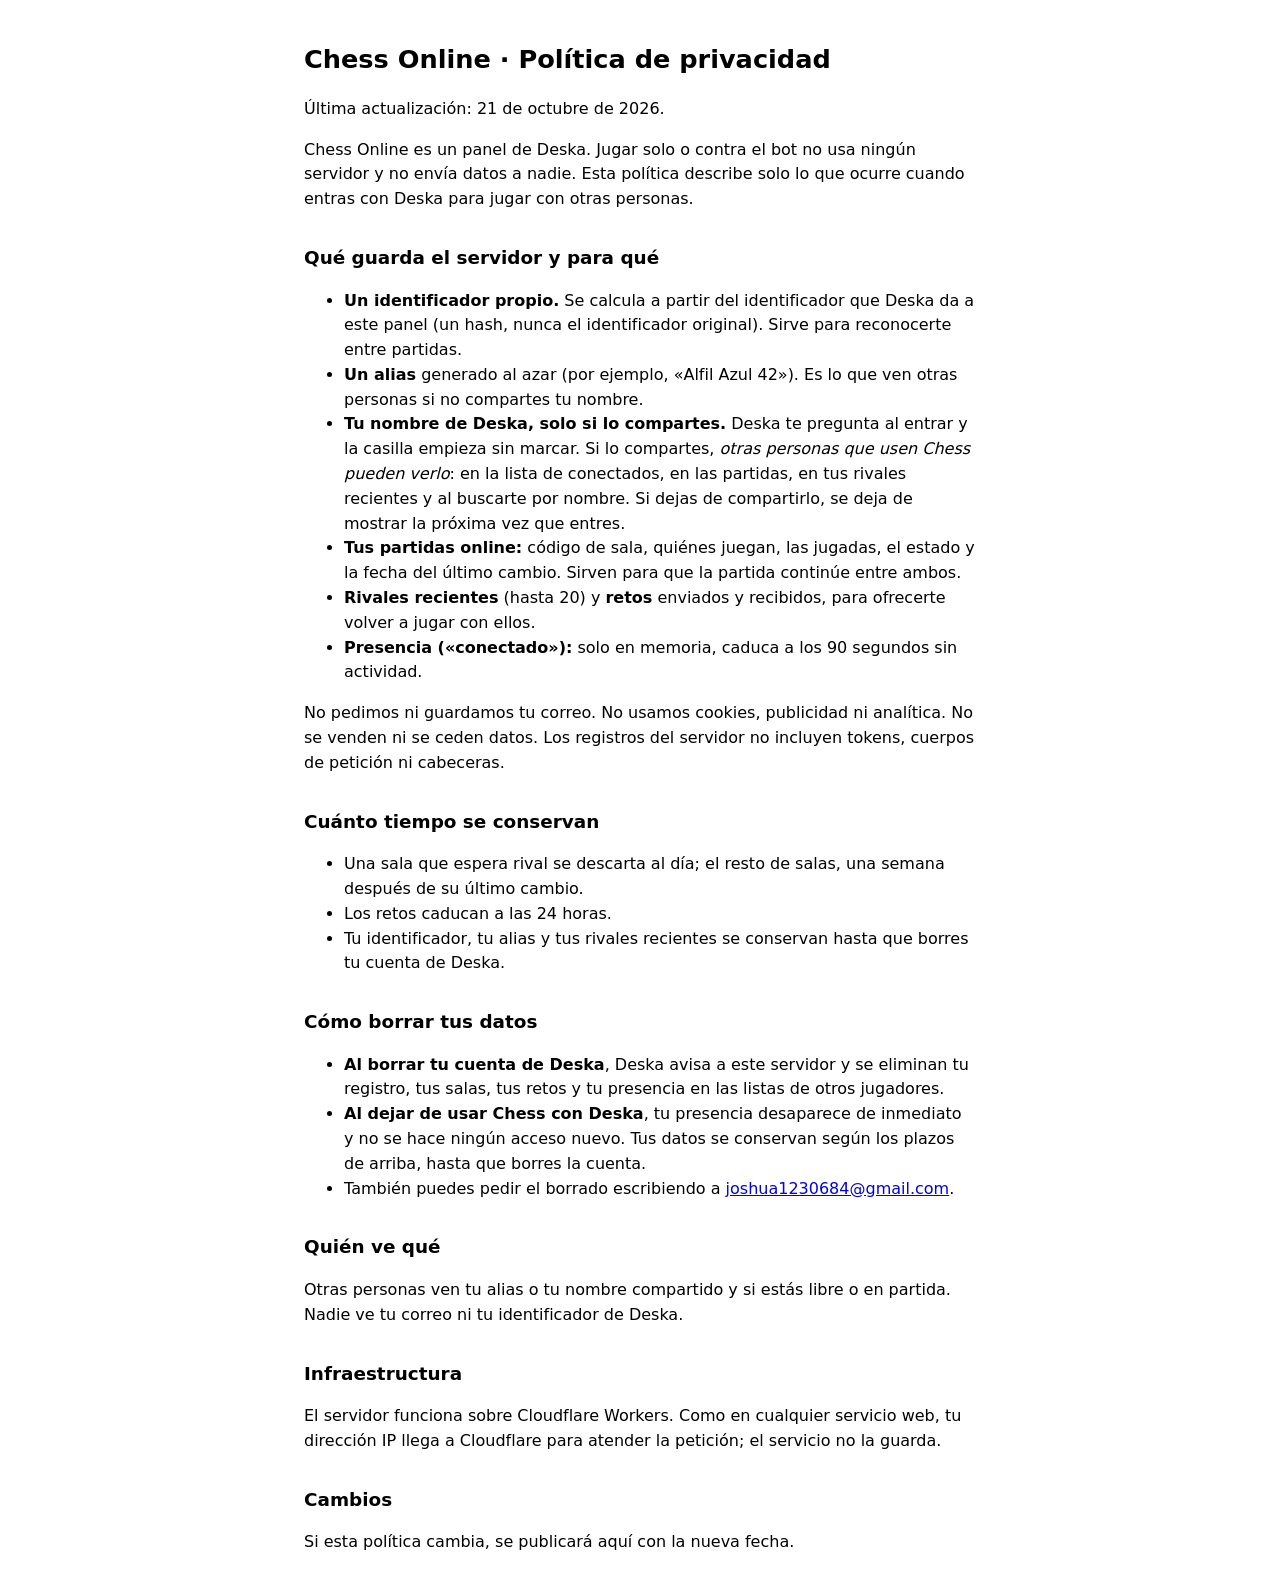
<file: privacy/index.html>
<!doctype html>
<html lang="es">
<head>
<meta charset="utf-8">
<meta name="viewport" content="width=device-width, initial-scale=1">
<title>Chess Online · Política de privacidad</title>
<style>
  :root { color-scheme: light dark; font-family: system-ui, sans-serif; line-height: 1.55 }
  body { max-width: 42rem; margin: 2.5rem auto; padding: 0 1rem }
  h1 { font-size: 1.6rem } h2 { font-size: 1.15rem; margin-top: 2rem }
  code { background: rgba(127,127,127,.18); padding: .1em .35em; border-radius: 4px }
</style>
</head>
<body>
<h1>Chess Online · Política de privacidad</h1>
<p>Última actualización: 21 de octubre de 2026.</p>
<p>Chess Online es un panel de Deska. Jugar solo o contra el bot no usa ningún servidor y no envía datos a nadie. Esta política describe solo lo que ocurre cuando entras con Deska para jugar con otras personas.</p>

<h2>Qué guarda el servidor y para qué</h2>
<ul>
  <li><strong>Un identificador propio.</strong> Se calcula a partir del identificador que Deska da a este panel (un hash, nunca el identificador original). Sirve para reconocerte entre partidas.</li>
  <li><strong>Un alias</strong> generado al azar (por ejemplo, «Alfil Azul 42»). Es lo que ven otras personas si no compartes tu nombre.</li>
  <li><strong>Tu nombre de Deska, solo si lo compartes.</strong> Deska te pregunta al entrar y la casilla empieza sin marcar. Si lo compartes, <em>otras personas que usen Chess pueden verlo</em>: en la lista de conectados, en las partidas, en tus rivales recientes y al buscarte por nombre. Si dejas de compartirlo, se deja de mostrar la próxima vez que entres.</li>
  <li><strong>Tus partidas online:</strong> código de sala, quiénes juegan, las jugadas, el estado y la fecha del último cambio. Sirven para que la partida continúe entre ambos.</li>
  <li><strong>Rivales recientes</strong> (hasta 20) y <strong>retos</strong> enviados y recibidos, para ofrecerte volver a jugar con ellos.</li>
  <li><strong>Presencia («conectado»):</strong> solo en memoria, caduca a los 90 segundos sin actividad.</li>
</ul>
<p>No pedimos ni guardamos tu correo. No usamos cookies, publicidad ni analítica. No se venden ni se ceden datos. Los registros del servidor no incluyen tokens, cuerpos de petición ni cabeceras.</p>

<h2>Cuánto tiempo se conservan</h2>
<ul>
  <li>Una sala que espera rival se descarta al día; el resto de salas, una semana después de su último cambio.</li>
  <li>Los retos caducan a las 24 horas.</li>
  <li>Tu identificador, tu alias y tus rivales recientes se conservan hasta que borres tu cuenta de Deska.</li>
</ul>

<h2>Cómo borrar tus datos</h2>
<ul>
  <li><strong>Al borrar tu cuenta de Deska</strong>, Deska avisa a este servidor y se eliminan tu registro, tus salas, tus retos y tu presencia en las listas de otros jugadores.</li>
  <li><strong>Al dejar de usar Chess con Deska</strong>, tu presencia desaparece de inmediato y no se hace ningún acceso nuevo. Tus datos se conservan según los plazos de arriba, hasta que borres la cuenta.</li>
  <li>También puedes pedir el borrado escribiendo a <a href="mailto:joshua1230684@gmail.com">joshua1230684@gmail.com</a>.</li>
</ul>

<h2>Quién ve qué</h2>
<p>Otras personas ven tu alias o tu nombre compartido y si estás libre o en partida. Nadie ve tu correo ni tu identificador de Deska.</p>

<h2>Infraestructura</h2>
<p>El servidor funciona sobre Cloudflare Workers. Como en cualquier servicio web, tu dirección IP llega a Cloudflare para atender la petición; el servicio no la guarda.</p>

<h2>Cambios</h2>
<p>Si esta política cambia, se publicará aquí con la nueva fecha.</p>
</body>
</html>
</file>
